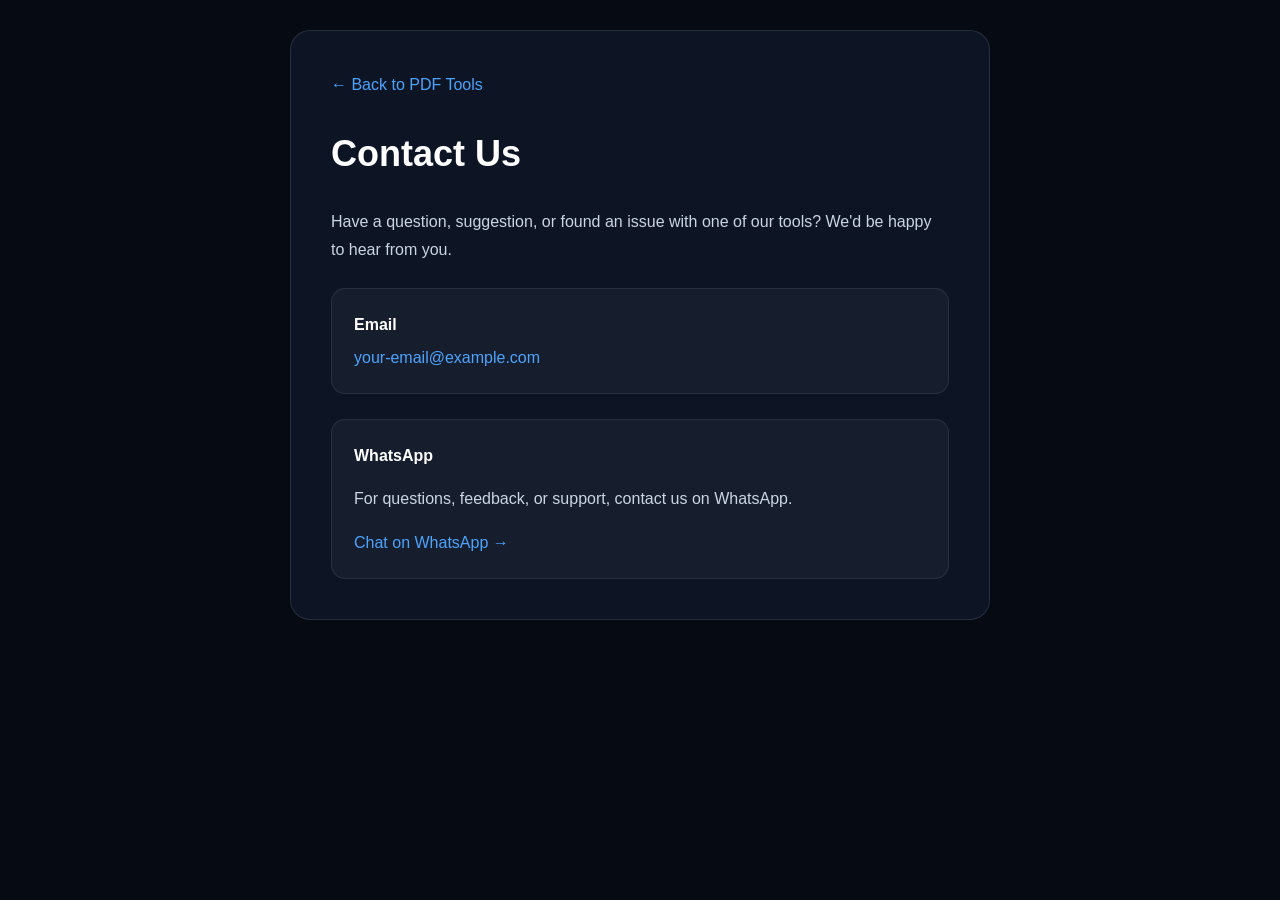
<file: contact.html>
<!DOCTYPE html>
<html lang="en">
<head>
    <meta charset="UTF-8">
    <meta name="viewport" content="width=device-width, initial-scale=1.0">

    <title>Contact Us — PDF Tools</title>

    <style>
        * {
            box-sizing: border-box;
        }

        body {
            margin: 0;
            padding: 30px 20px;
            font-family: Arial, sans-serif;
            background: #060a12;
            color: #ffffff;
            line-height: 1.7;
        }

        .container {
            max-width: 700px;
            margin: auto;
            background: #0d1525;
            padding: 40px;
            border-radius: 20px;
            border: 1px solid rgba(255,255,255,0.1);
        }

        h1 {
            margin-top: 0;
            font-size: 36px;
        }

        p {
            color: #cbd5e1;
        }

        a {
            color: #4da3ff;
            text-decoration: none;
        }

        .back {
            display: inline-block;
            margin-bottom: 25px;
        }

        .contact-box {
            margin-top: 25px;
            padding: 22px;
            border-radius: 14px;
            background: rgba(255,255,255,0.04);
            border: 1px solid rgba(255,255,255,0.08);
        }

        .contact-box strong {
            display: block;
            margin-bottom: 6px;
            color: #ffffff;
        }
    </style>
</head>

<body>

<div class="container">

    <a class="back" href="index.html">← Back to PDF Tools</a>

    <h1>Contact Us</h1>

    <p>
        Have a question, suggestion, or found an issue with one of our
        tools? We'd be happy to hear from you.
    </p>

    <div class="contact-box">
        <strong>Email</strong>
        <a href="mailto:your-email@example.com">
            your-email@example.com
        </a>
    </div>

    <div class="contact-box">
    <strong>WhatsApp</strong>
    <p>
        For questions, feedback, or support, contact us on WhatsApp.
    </p>

    <a href="https://wa.me/92370066959" target="_blank">
        Chat on WhatsApp →
    </a>
</div>


</div>

</body>
</html>
</file>
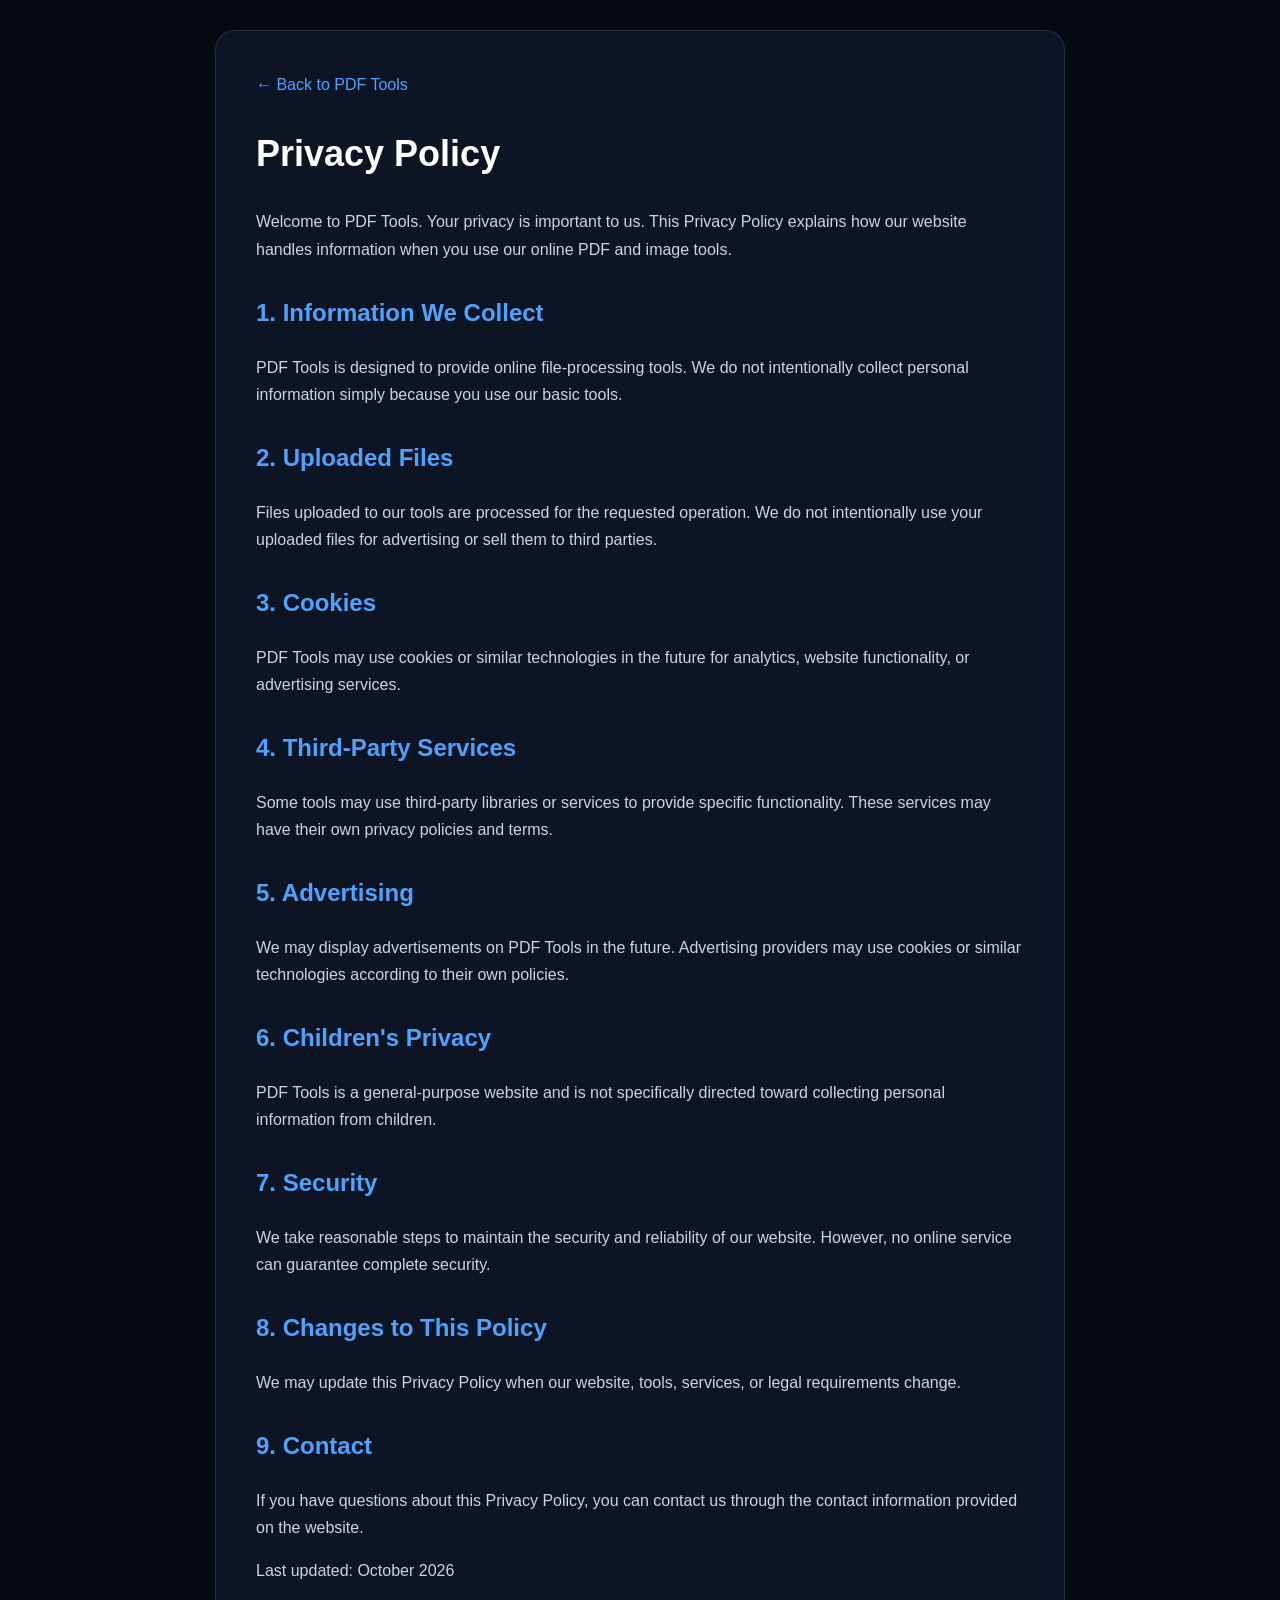
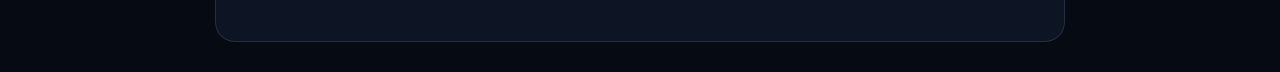
<file: privacy.html>
<!DOCTYPE html>
<html lang="en">
<head>
    <meta charset="UTF-8">
    <meta name="viewport" content="width=device-width, initial-scale=1.0">

    <title>Privacy Policy — PDF Tools</title>

    <style>
        * {
            box-sizing: border-box;
        }

        body {
            margin: 0;
            padding: 30px 20px;
            font-family: Arial, sans-serif;
            background: #060a12;
            color: #ffffff;
            line-height: 1.7;
        }

        .container {
            max-width: 850px;
            margin: auto;
            background: #0d1525;
            padding: 40px;
            border-radius: 20px;
            border: 1px solid rgba(255,255,255,0.1);
        }

        h1 {
            margin-top: 0;
            font-size: 36px;
        }

        h2 {
            margin-top: 30px;
            color: #4da3ff;
        }

        p, li {
            color: #cbd5e1;
        }

        a {
            color: #4da3ff;
        }

        .back {
            display: inline-block;
            margin-bottom: 25px;
            text-decoration: none;
        }
    </style>
</head>

<body>

<div class="container">

    <a class="back" href="index.html">← Back to PDF Tools</a>

    <h1>Privacy Policy</h1>

    <p>
        Welcome to PDF Tools. Your privacy is important to us.
        This Privacy Policy explains how our website handles information
        when you use our online PDF and image tools.
    </p>

    <h2>1. Information We Collect</h2>

    <p>
        PDF Tools is designed to provide online file-processing tools.
        We do not intentionally collect personal information simply
        because you use our basic tools.
    </p>

    <h2>2. Uploaded Files</h2>

    <p>
        Files uploaded to our tools are processed for the requested
        operation. We do not intentionally use your uploaded files
        for advertising or sell them to third parties.
    </p>

    <h2>3. Cookies</h2>

    <p>
        PDF Tools may use cookies or similar technologies in the future
        for analytics, website functionality, or advertising services.
    </p>

    <h2>4. Third-Party Services</h2>

    <p>
        Some tools may use third-party libraries or services to provide
        specific functionality. These services may have their own
        privacy policies and terms.
    </p>

    <h2>5. Advertising</h2>

    <p>
        We may display advertisements on PDF Tools in the future.
        Advertising providers may use cookies or similar technologies
        according to their own policies.
    </p>

    <h2>6. Children's Privacy</h2>

    <p>
        PDF Tools is a general-purpose website and is not specifically
        directed toward collecting personal information from children.
    </p>

    <h2>7. Security</h2>

    <p>
        We take reasonable steps to maintain the security and reliability
        of our website. However, no online service can guarantee complete
        security.
    </p>

    <h2>8. Changes to This Policy</h2>

    <p>
        We may update this Privacy Policy when our website, tools,
        services, or legal requirements change.
    </p>

    <h2>9. Contact</h2>

    <p>
        If you have questions about this Privacy Policy, you can contact
        us through the contact information provided on the website.
    </p>

    <p>
        Last updated: October 2026
    </p>

</div>

</body>
</html>
</file>
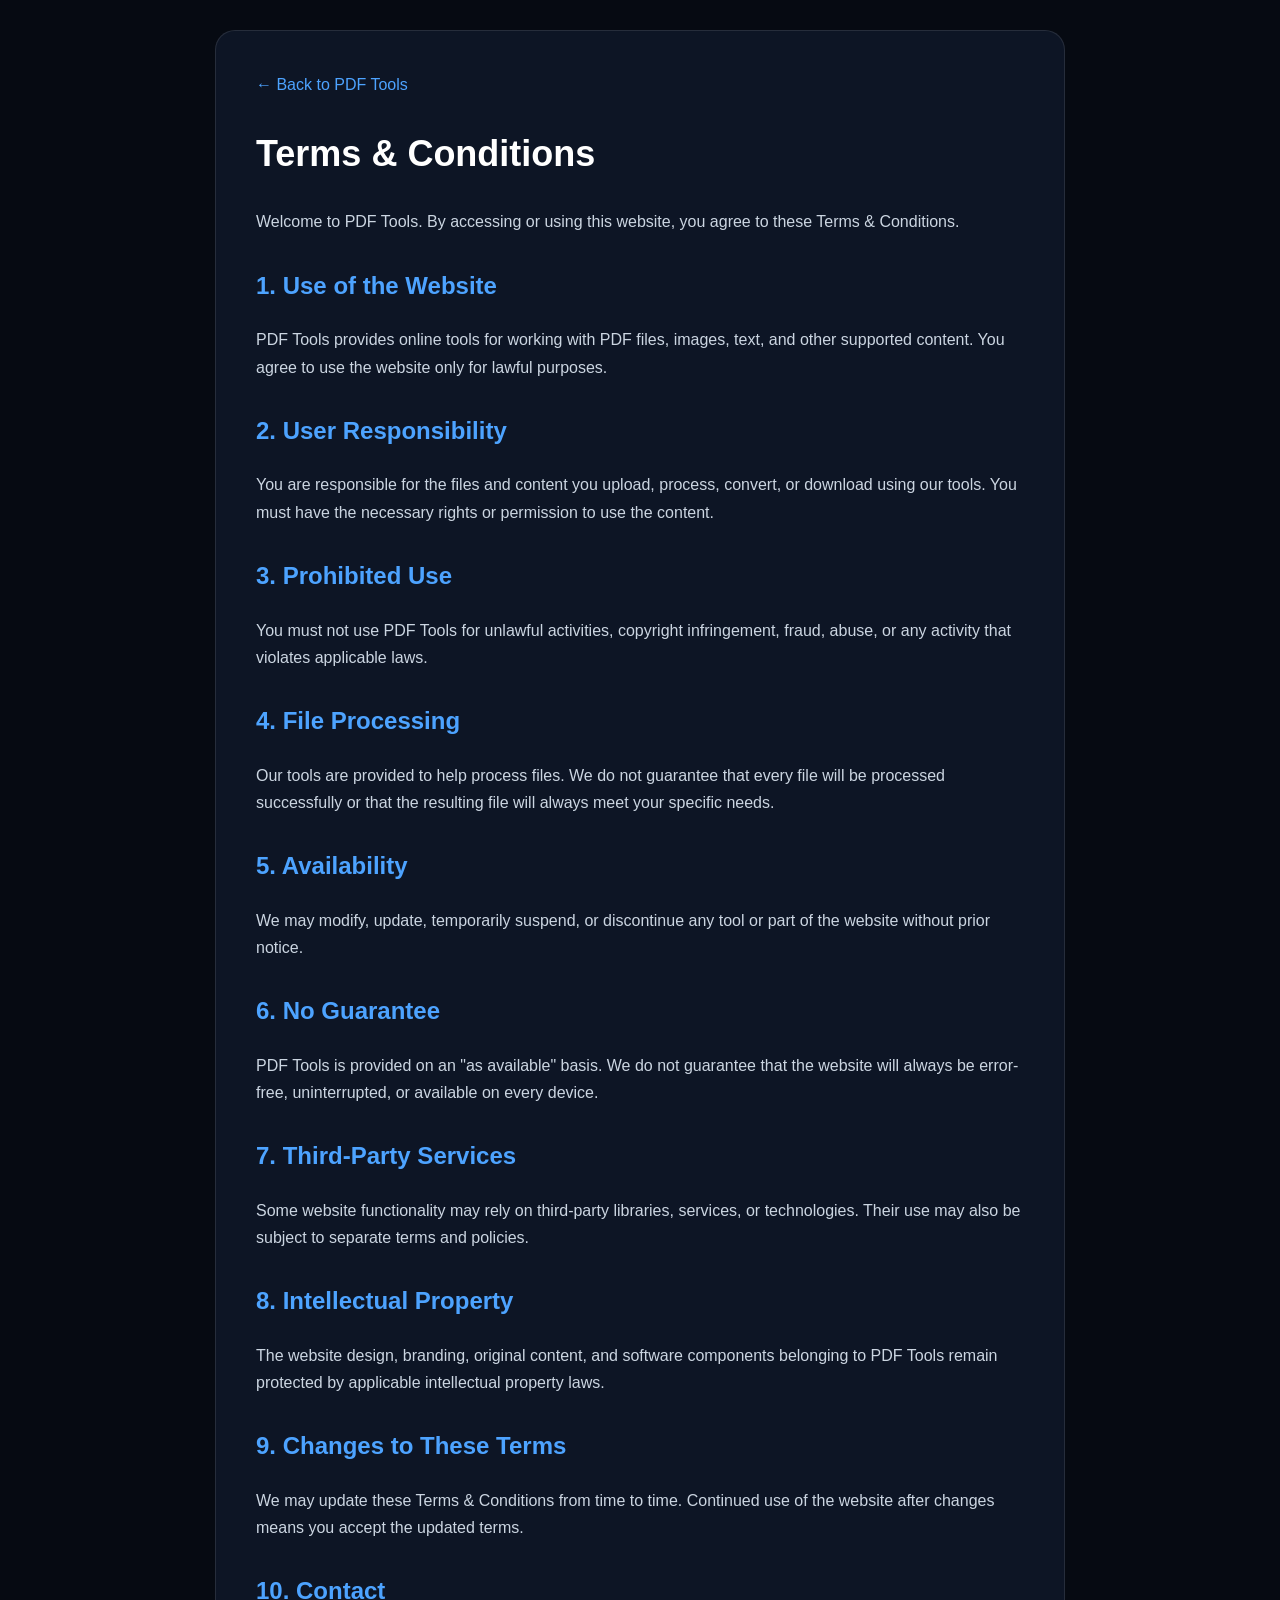
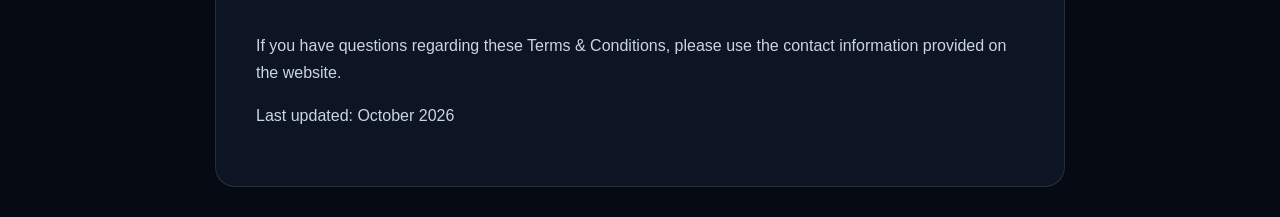
<file: terms.html>
<!DOCTYPE html>
<html lang="en">
<head>
    <meta charset="UTF-8">
    <meta name="viewport" content="width=device-width, initial-scale=1.0">

    <title>Terms & Conditions — PDF Tools</title>

    <style>
        * {
            box-sizing: border-box;
        }

        body {
            margin: 0;
            padding: 30px 20px;
            font-family: Arial, sans-serif;
            background: #060a12;
            color: #ffffff;
            line-height: 1.7;
        }

        .container {
            max-width: 850px;
            margin: auto;
            background: #0d1525;
            padding: 40px;
            border-radius: 20px;
            border: 1px solid rgba(255,255,255,0.1);
        }

        h1 {
            margin-top: 0;
            font-size: 36px;
        }

        h2 {
            margin-top: 30px;
            color: #4da3ff;
        }

        p, li {
            color: #cbd5e1;
        }

        a {
            color: #4da3ff;
        }

        .back {
            display: inline-block;
            margin-bottom: 25px;
            text-decoration: none;
        }
    </style>
</head>

<body>

<div class="container">

    <a class="back" href="index.html">← Back to PDF Tools</a>

    <h1>Terms & Conditions</h1>

    <p>
        Welcome to PDF Tools. By accessing or using this website,
        you agree to these Terms & Conditions.
    </p>

    <h2>1. Use of the Website</h2>

    <p>
        PDF Tools provides online tools for working with PDF files,
        images, text, and other supported content. You agree to use
        the website only for lawful purposes.
    </p>

    <h2>2. User Responsibility</h2>

    <p>
        You are responsible for the files and content you upload,
        process, convert, or download using our tools. You must have
        the necessary rights or permission to use the content.
    </p>

    <h2>3. Prohibited Use</h2>

    <p>
        You must not use PDF Tools for unlawful activities, copyright
        infringement, fraud, abuse, or any activity that violates
        applicable laws.
    </p>

    <h2>4. File Processing</h2>

    <p>
        Our tools are provided to help process files. We do not
        guarantee that every file will be processed successfully or
        that the resulting file will always meet your specific needs.
    </p>

    <h2>5. Availability</h2>

    <p>
        We may modify, update, temporarily suspend, or discontinue
        any tool or part of the website without prior notice.
    </p>

    <h2>6. No Guarantee</h2>

    <p>
        PDF Tools is provided on an "as available" basis. We do not
        guarantee that the website will always be error-free,
        uninterrupted, or available on every device.
    </p>

    <h2>7. Third-Party Services</h2>

    <p>
        Some website functionality may rely on third-party libraries,
        services, or technologies. Their use may also be subject to
        separate terms and policies.
    </p>

    <h2>8. Intellectual Property</h2>

    <p>
        The website design, branding, original content, and software
        components belonging to PDF Tools remain protected by
        applicable intellectual property laws.
    </p>

    <h2>9. Changes to These Terms</h2>

    <p>
        We may update these Terms & Conditions from time to time.
        Continued use of the website after changes means you accept
        the updated terms.
    </p>

    <h2>10. Contact</h2>

    <p>
        If you have questions regarding these Terms & Conditions,
        please use the contact information provided on the website.
    </p>

    <p>
        Last updated: October 2026
    </p>

</div>

</body>
</html>
</file>
